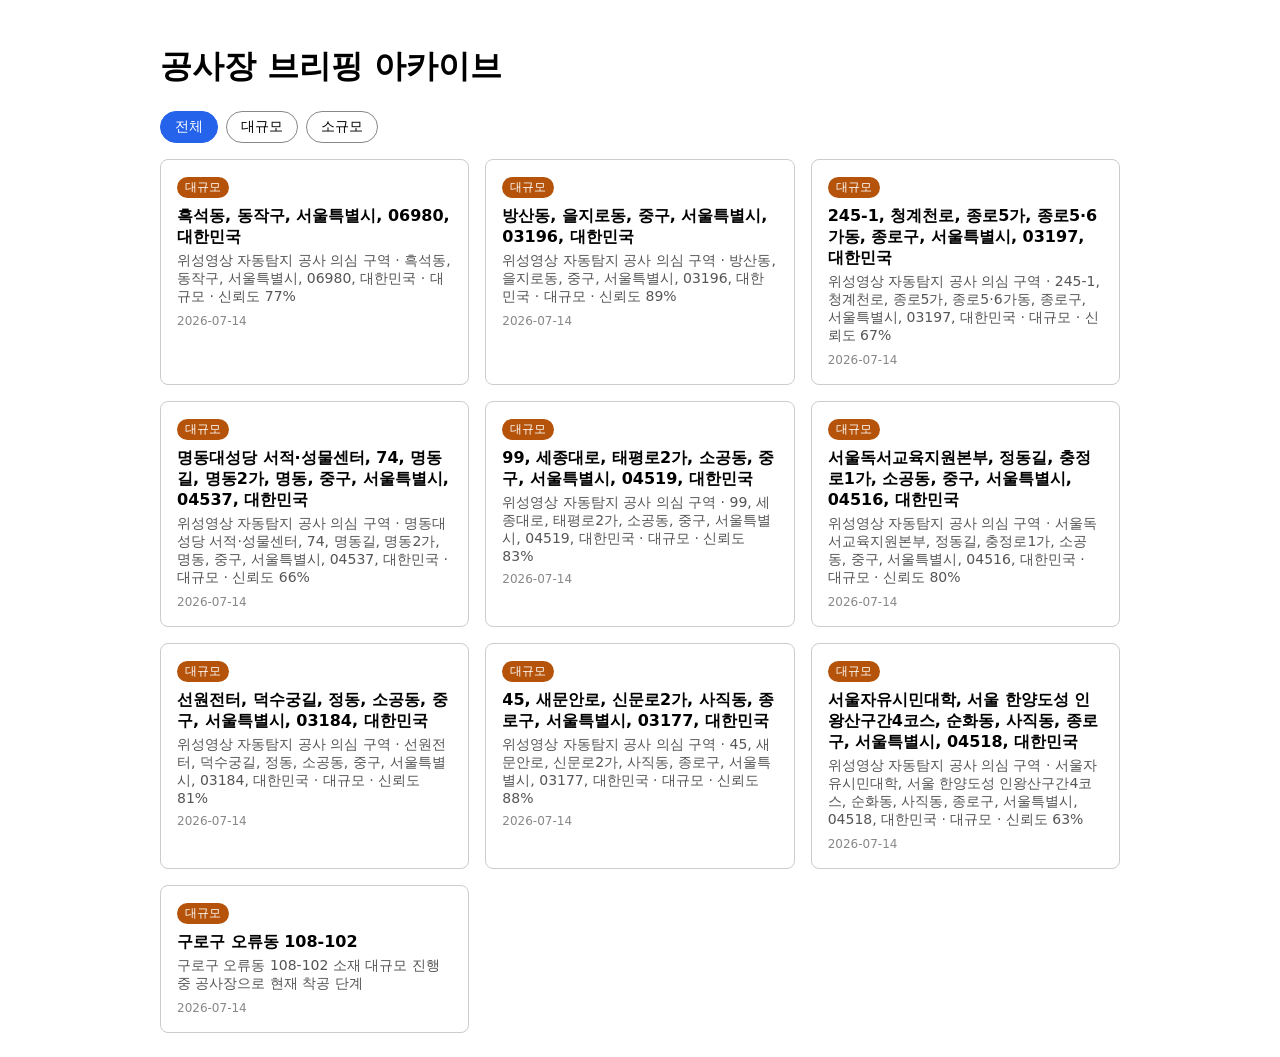
<file: index.html>
<!doctype html>
<html lang="ko">
<head>
<meta charset="utf-8">
<meta name="viewport" content="width=device-width, initial-scale=1">
<title>공사장 브리핑 아카이브</title>
<link rel="stylesheet" href="assets/style.css">
</head>
<body>
<h1>공사장 브리핑 아카이브</h1>
<div class="filter-tabs">
  <button class="filter-tab active" data-tag="all">전체</button>
  <button class="filter-tab" data-tag="large">대규모</button>
  <button class="filter-tab" data-tag="small">소규모</button>
</div>
<div id="card-grid" class="card-grid"></div>
<script type="module" src="assets/index.mjs"></script>
</body>
</html>
</file>
<file: assets/style.css>
:root {
  color-scheme: light dark;
  --badge-large: #b45309;
  --badge-small: #1d4ed8;
}

body {
  font-family: system-ui, -apple-system, "Segoe UI", sans-serif;
  margin: 0;
  padding: 24px;
  max-width: 960px;
  margin-inline: auto;
}

.filter-tabs {
  display: flex;
  gap: 8px;
  margin-bottom: 16px;
}

.filter-tab {
  padding: 6px 14px;
  border: 1px solid #888;
  border-radius: 999px;
  background: transparent;
  cursor: pointer;
  font-size: 14px;
}

.filter-tab.active {
  background: #2563eb;
  color: white;
  border-color: #2563eb;
}

.card-grid {
  display: grid;
  grid-template-columns: repeat(auto-fill, minmax(260px, 1fr));
  gap: 16px;
}

.card {
  display: block;
  padding: 16px;
  border: 1px solid #ccc;
  border-radius: 8px;
  text-decoration: none;
  color: inherit;
}

.card h3 {
  margin: 8px 0 4px;
  font-size: 16px;
}

.card p {
  margin: 4px 0;
  font-size: 14px;
  color: #555;
}

.card time {
  font-size: 12px;
  color: #888;
}

.badge {
  display: inline-block;
  padding: 2px 8px;
  border-radius: 999px;
  font-size: 12px;
  color: white;
}

.badge-large { background: var(--badge-large); }
.badge-small { background: var(--badge-small); }

#map {
  width: 100%;
  height: 360px;
}

.detail {
  padding: 16px 0;
}

.back-link {
  display: inline-block;
  margin-bottom: 12px;
}
</file>
